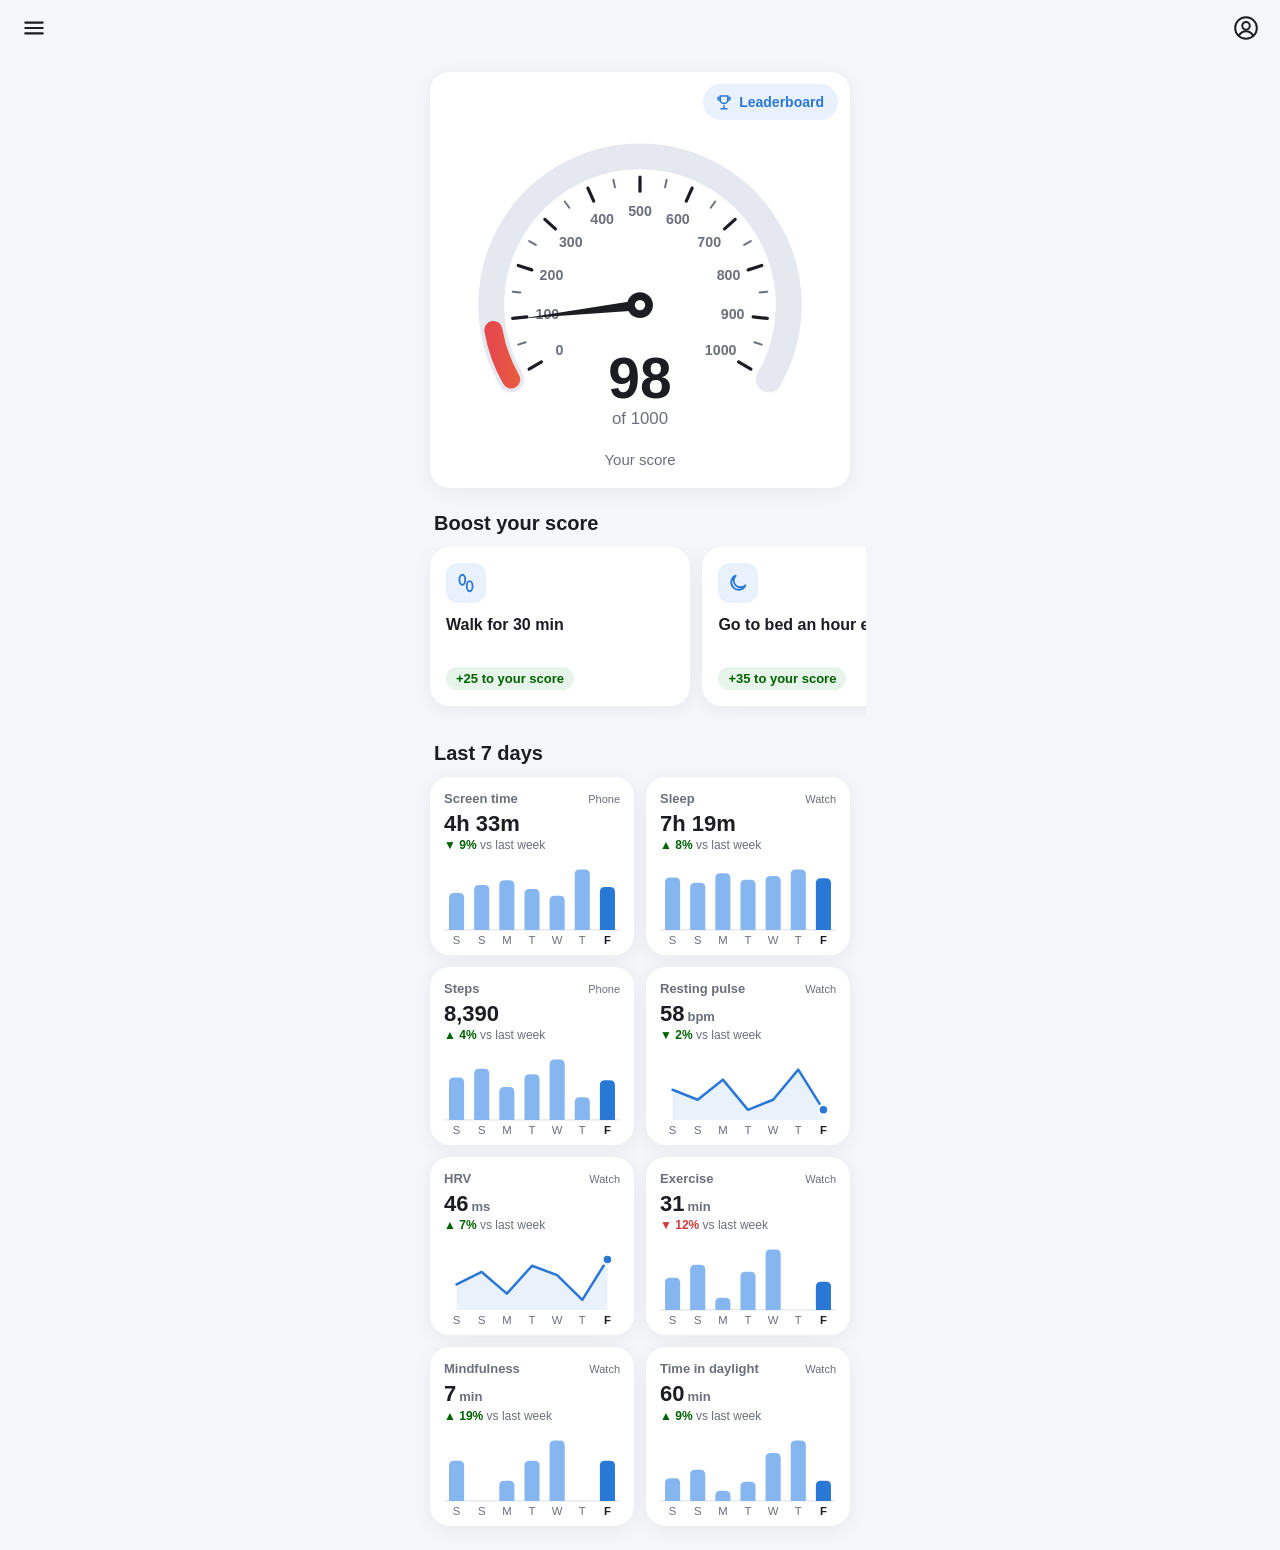
<file: index.html>
<!doctype html>
<html lang="en">
<head>
  <meta charset="utf-8">
  <meta name="viewport" content="width=device-width, initial-scale=1, viewport-fit=cover">
  <title>Score</title>

  <meta name="theme-color" content="#f5f6fa">
  <meta name="apple-mobile-web-app-capable" content="yes">
  <meta name="mobile-web-app-capable" content="yes">
  <meta name="apple-mobile-web-app-status-bar-style" content="default">
  <meta name="apple-mobile-web-app-title" content="Score">
  <link rel="apple-touch-icon" href="icons/apple-touch-icon.png">
  <link rel="icon" href="icons/icon.svg" type="image/svg+xml">
  <link rel="manifest" href="manifest.webmanifest">

  <link rel="stylesheet" href="css/styles.css">
  <script src="js/nav.js" defer></script>
  <script src="js/dial.js" defer></script>
  <script src="js/tips-data.js" defer></script>
  <script src="js/tips.js" defer></script>
  <script src="js/metrics-data.js" defer></script>
  <script src="js/metrics.js" defer></script>
  <script src="js/leaderboard-data.js" defer></script>
  <script src="js/leaderboard.js" defer></script>
</head>
<body>
  <header id="app-nav"></header>

  <main class="page">
    <section class="dial-card" aria-label="Your score">
      <div class="dial-card-head">
        <button id="leaderboard-open" class="pill-button" type="button" aria-haspopup="dialog">
          <svg viewBox="0 0 24 24" fill="none" stroke="currentColor" stroke-width="2"
               stroke-linecap="round" stroke-linejoin="round" aria-hidden="true">
            <path d="M8 21h8M12 17v4M7 4h10v5a5 5 0 0 1-10 0z"/>
            <path d="M7 6H4v1a3 3 0 0 0 3 3M17 6h3v1a3 3 0 0 1-3 3"/>
          </svg>
          Leaderboard
        </button>
      </div>
      <svg id="score-dial" class="dial" viewBox="0 0 300 250" role="img" aria-labelledby="score-dial-label"></svg>
      <p id="score-dial-label" class="dial-caption">Your score</p>
    </section>

    <section class="tips" aria-labelledby="tips-title">
      <h2 id="tips-title" class="section-title">Boost your score</h2>
      <div id="tips-row" class="tips-row"></div>
    </section>

    <section class="metrics" aria-labelledby="metrics-title">
      <h2 id="metrics-title" class="section-title">Last 7 days</h2>
      <div id="metrics-grid" class="metrics-grid"></div>
    </section>
  </main>

  <dialog id="leaderboard" class="sheet" aria-labelledby="leaderboard-title">
    <div class="sheet-body">
      <div class="sheet-head">
        <h2 id="leaderboard-title" class="section-title">Leaderboard</h2>
        <button id="leaderboard-close" class="nav-button" type="button" aria-label="Close">
          <svg viewBox="0 0 24 24" fill="none" stroke="currentColor" stroke-width="2" stroke-linecap="round" aria-hidden="true">
            <path d="M6 6l12 12M18 6L6 18"/>
          </svg>
        </button>
      </div>
      <ol id="leaderboard-list" class="leaderboard-list"></ol>
    </div>
  </dialog>
</body>
</html>
</file>
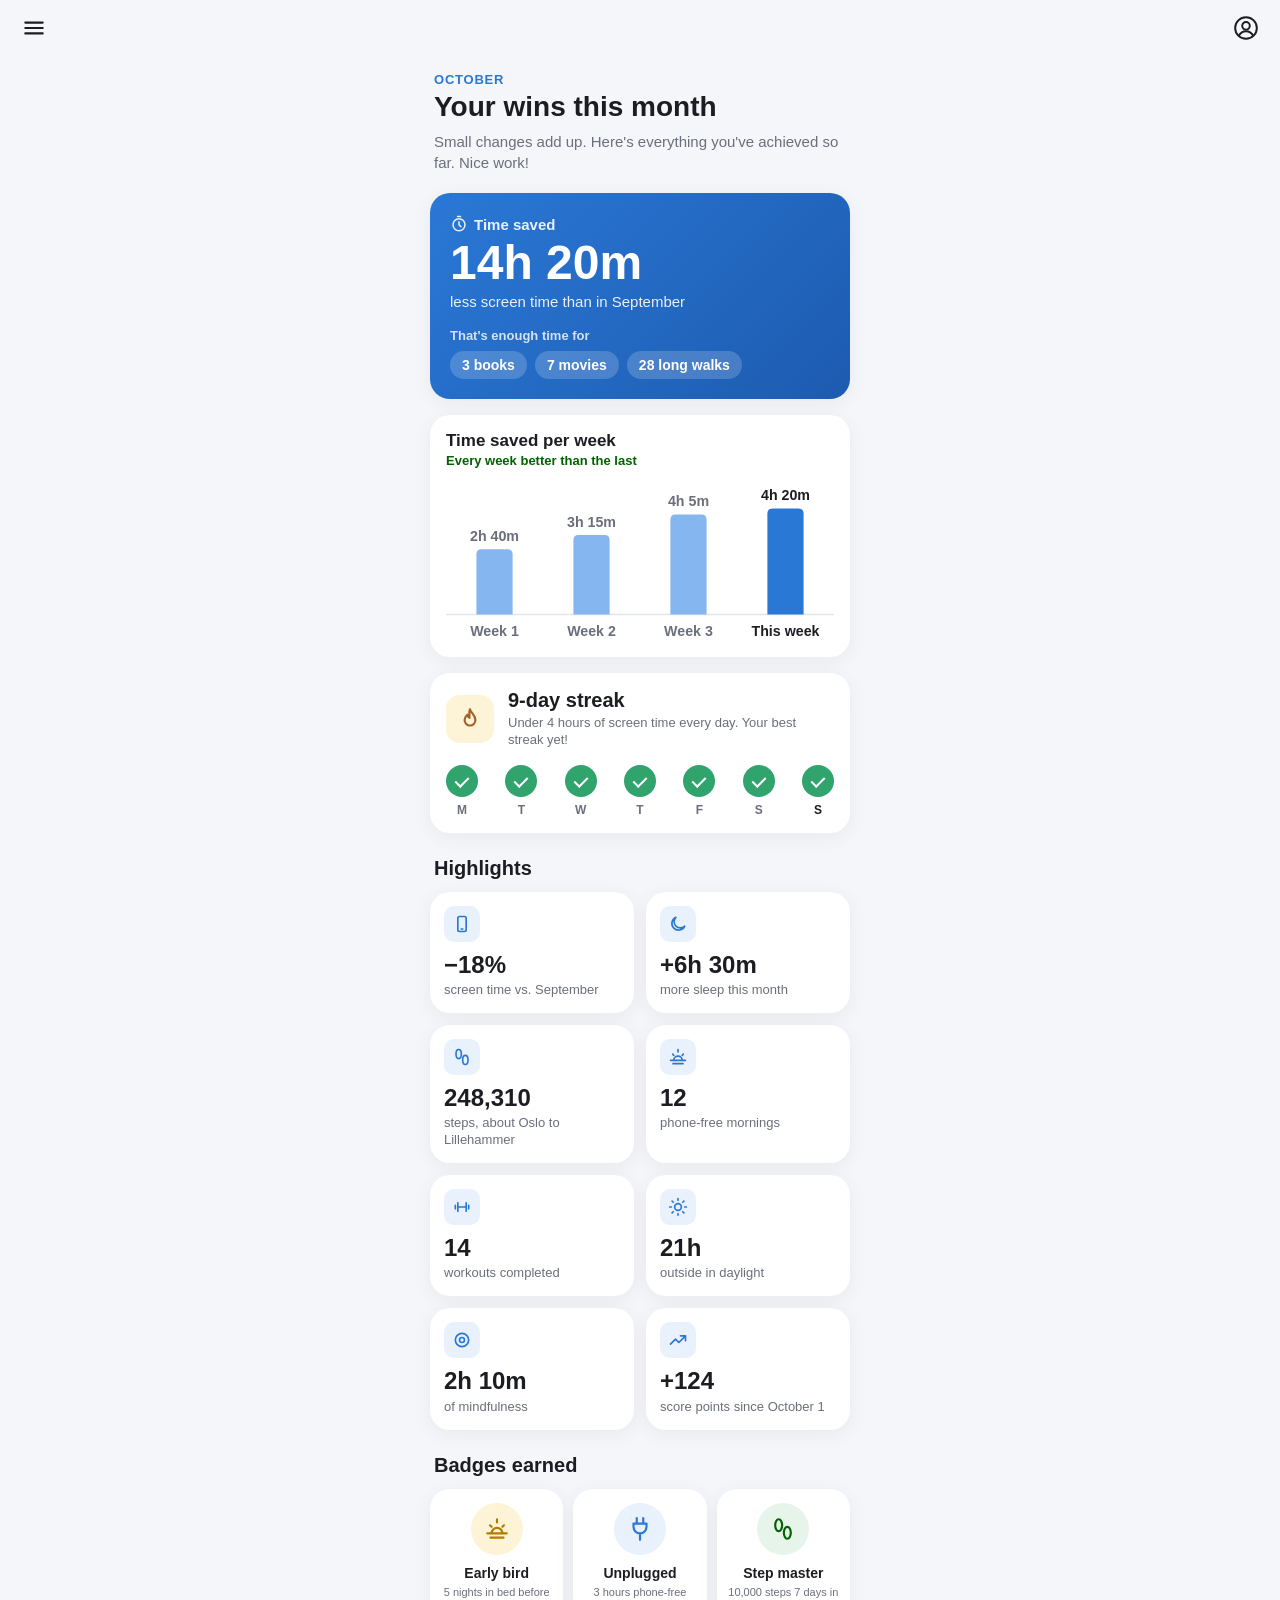
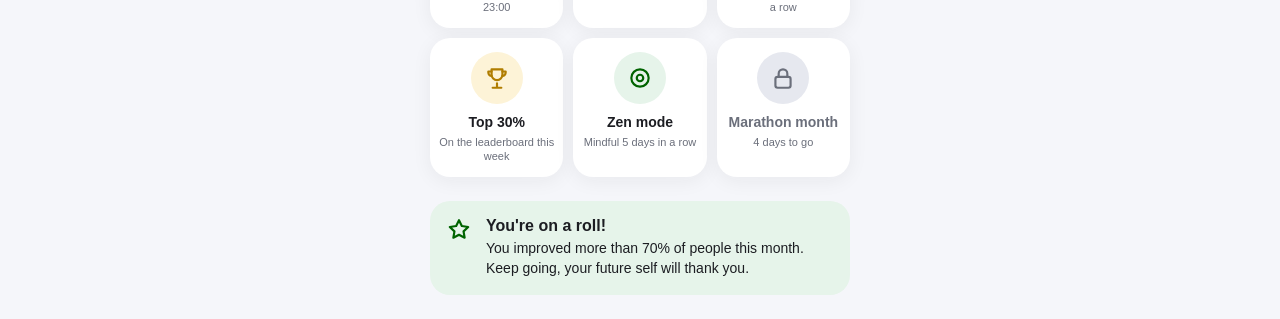
<file: wins.html>
<!doctype html>
<html lang="en">
<head>
  <meta charset="utf-8">
  <meta name="viewport" content="width=device-width, initial-scale=1, viewport-fit=cover">
  <title>Your wins · Score</title>

  <meta name="theme-color" content="#f5f6fa">
  <meta name="apple-mobile-web-app-capable" content="yes">
  <meta name="mobile-web-app-capable" content="yes">
  <meta name="apple-mobile-web-app-status-bar-style" content="default">
  <meta name="apple-mobile-web-app-title" content="Score">
  <link rel="apple-touch-icon" href="icons/apple-touch-icon.png">
  <link rel="icon" href="icons/icon.svg" type="image/svg+xml">
  <link rel="manifest" href="manifest.webmanifest">

  <link rel="stylesheet" href="css/styles.css">
  <script src="js/nav.js" defer></script>
</head>
<body>
  <header id="app-nav"></header>

  <!-- Prototype only: every number on this page is static, made-up data for screenshots. -->
  <main class="page wins">
    <section class="wins-intro">
      <p class="wins-eyebrow">October</p>
      <h1 class="wins-title">Your wins this month</h1>
      <p class="wins-lead">Small changes add up. Here's everything you've achieved so far. Nice work!</p>
    </section>

    <section class="wins-hero" aria-label="Time saved">
      <p class="wins-hero-label">
        <svg viewBox="0 0 24 24" fill="none" stroke="currentColor" stroke-width="2" stroke-linecap="round" stroke-linejoin="round" aria-hidden="true">
          <circle cx="12" cy="13" r="8"/><path d="M12 9v4l2.5 2.5M10 2h4"/>
        </svg>
        Time saved
      </p>
      <p class="wins-hero-value">14h 20m</p>
      <p class="wins-hero-sub">less screen time than in September</p>
      <p class="wins-hero-equiv-title">That's enough time for</p>
      <ul class="wins-hero-equiv">
        <li>3 books</li>
        <li>7 movies</li>
        <li>28 long walks</li>
      </ul>
    </section>

    <section class="wins-card" aria-labelledby="weekly-title">
      <h2 id="weekly-title" class="wins-card-title">Time saved per week</h2>
      <p class="wins-card-sub">Every week better than the last</p>
      <svg class="wins-chart" viewBox="0 0 300 124" role="img"
           aria-label="Time saved per week: week 1 2h 40m, week 2 3h 15m, week 3 4h 5m, this week 4h 20m">
        <line class="metric-baseline" x1="0" x2="300" y1="104" y2="104"/>
        <path class="metric-bar" d="M23.5 104V57.5Q23.5 53.5 27.5 53.5H47.5Q51.5 53.5 51.5 57.5V104Z"/>
        <path class="metric-bar" d="M98.5 104V46.5Q98.5 42.5 102.5 42.5H122.5Q126.5 42.5 126.5 46.5V104Z"/>
        <path class="metric-bar" d="M173.5 104V30.7Q173.5 26.7 177.5 26.7H197.5Q201.5 26.7 201.5 30.7V104Z"/>
        <path class="metric-bar metric-bar--today" d="M248.5 104V26Q248.5 22 252.5 22H272.5Q276.5 22 276.5 26V104Z"/>
        <text class="wins-chart-value" x="37.5" y="47">2h 40m</text>
        <text class="wins-chart-value" x="112.5" y="36">3h 15m</text>
        <text class="wins-chart-value" x="187.5" y="20.2">4h 5m</text>
        <text class="wins-chart-value wins-chart-value--current" x="262.5" y="15.5">4h 20m</text>
        <text class="wins-chart-label" x="37.5" y="121">Week 1</text>
        <text class="wins-chart-label" x="112.5" y="121">Week 2</text>
        <text class="wins-chart-label" x="187.5" y="121">Week 3</text>
        <text class="wins-chart-label wins-chart-label--current" x="262.5" y="121">This week</text>
      </svg>
    </section>

    <section class="wins-streak" aria-label="Streak">
      <div class="wins-streak-head">
        <span class="wins-streak-icon">
          <svg viewBox="0 0 24 24" fill="none" stroke="currentColor" stroke-width="2" stroke-linecap="round" stroke-linejoin="round" aria-hidden="true">
            <path d="M12 3c1 3.5 5 5.5 5 10a5 5 0 0 1-10 0c0-2.5 1.5-4 2.5-5 .3 1.7 1 2.7 2 3 0-3-.5-5.5.5-8z"/>
          </svg>
        </span>
        <div>
          <p class="wins-streak-value">9-day streak</p>
          <p class="wins-streak-sub">Under 4 hours of screen time every day. Your best streak yet!</p>
        </div>
      </div>
      <ol class="wins-streak-days" aria-label="Last 7 days, all goals met">
        <li><span class="wins-check"></span>M</li>
        <li><span class="wins-check"></span>T</li>
        <li><span class="wins-check"></span>W</li>
        <li><span class="wins-check"></span>T</li>
        <li><span class="wins-check"></span>F</li>
        <li><span class="wins-check"></span>S</li>
        <li class="is-today"><span class="wins-check"></span>S</li>
      </ol>
    </section>

    <section class="wins-section" aria-labelledby="highlights-title">
      <h2 id="highlights-title" class="section-title">Highlights</h2>
      <div class="wins-grid">
        <article class="win-stat">
          <span class="tip-icon"><svg viewBox="0 0 24 24" fill="none" stroke="currentColor" stroke-width="2" stroke-linecap="round" stroke-linejoin="round" aria-hidden="true"><rect x="7" y="3" width="10" height="18" rx="2"/><path d="M11 18h2"/></svg></span>
          <p class="win-stat-value">−18%</p>
          <p class="win-stat-text">screen time vs. September</p>
        </article>
        <article class="win-stat">
          <span class="tip-icon"><svg viewBox="0 0 24 24" fill="none" stroke="currentColor" stroke-width="2" stroke-linecap="round" stroke-linejoin="round" aria-hidden="true"><path d="M20 14.5A8 8 0 1 1 9.5 4a6.5 6.5 0 0 0 10.5 10.5z"/></svg></span>
          <p class="win-stat-value">+6h 30m</p>
          <p class="win-stat-text">more sleep this month</p>
        </article>
        <article class="win-stat">
          <span class="tip-icon"><svg viewBox="0 0 24 24" fill="none" stroke="currentColor" stroke-width="2" stroke-linecap="round" stroke-linejoin="round" aria-hidden="true"><ellipse cx="8" cy="8.5" rx="3.2" ry="5.5"/><ellipse cx="16" cy="15.5" rx="3.2" ry="5.5"/></svg></span>
          <p class="win-stat-value">248,310</p>
          <p class="win-stat-text">steps, about Oslo to Lillehammer</p>
        </article>
        <article class="win-stat">
          <span class="tip-icon"><svg viewBox="0 0 24 24" fill="none" stroke="currentColor" stroke-width="2" stroke-linecap="round" stroke-linejoin="round" aria-hidden="true"><path d="M12 3v3M5.6 8.6l1.4 1.4M18.4 8.6L17 10M3 16h18M7 16a5 5 0 0 1 10 0M6 20h12"/></svg></span>
          <p class="win-stat-value">12</p>
          <p class="win-stat-text">phone-free mornings</p>
        </article>
        <article class="win-stat">
          <span class="tip-icon"><svg viewBox="0 0 24 24" fill="none" stroke="currentColor" stroke-width="2" stroke-linecap="round" stroke-linejoin="round" aria-hidden="true"><path d="M7 7v10M17 7v10M4 10v4M20 10v4M7 12h10"/></svg></span>
          <p class="win-stat-value">14</p>
          <p class="win-stat-text">workouts completed</p>
        </article>
        <article class="win-stat">
          <span class="tip-icon"><svg viewBox="0 0 24 24" fill="none" stroke="currentColor" stroke-width="2" stroke-linecap="round" stroke-linejoin="round" aria-hidden="true"><circle cx="12" cy="12" r="4"/><path d="M12 2v2M12 20v2M2 12h2M20 12h2M4.9 4.9l1.4 1.4M17.7 17.7l1.4 1.4M4.9 19.1l1.4-1.4M17.7 6.3l1.4-1.4"/></svg></span>
          <p class="win-stat-value">21h</p>
          <p class="win-stat-text">outside in daylight</p>
        </article>
        <article class="win-stat">
          <span class="tip-icon"><svg viewBox="0 0 24 24" fill="none" stroke="currentColor" stroke-width="2" stroke-linecap="round" stroke-linejoin="round" aria-hidden="true"><circle cx="12" cy="12" r="3"/><circle cx="12" cy="12" r="8"/></svg></span>
          <p class="win-stat-value">2h 10m</p>
          <p class="win-stat-text">of mindfulness</p>
        </article>
        <article class="win-stat">
          <span class="tip-icon"><svg viewBox="0 0 24 24" fill="none" stroke="currentColor" stroke-width="2" stroke-linecap="round" stroke-linejoin="round" aria-hidden="true"><path d="M3 17l6-6 4 4 8-8M15 7h6v6"/></svg></span>
          <p class="win-stat-value">+124</p>
          <p class="win-stat-text">score points since October 1</p>
        </article>
      </div>
    </section>

    <section class="wins-section" aria-labelledby="badges-title">
      <h2 id="badges-title" class="section-title">Badges earned</h2>
      <div class="badges-grid">
        <article class="badge badge--gold">
          <span class="badge-icon"><svg viewBox="0 0 24 24" fill="none" stroke="currentColor" stroke-width="2" stroke-linecap="round" stroke-linejoin="round" aria-hidden="true"><path d="M12 3v3M5.6 8.6l1.4 1.4M18.4 8.6L17 10M3 16h18M7 16a5 5 0 0 1 10 0M6 20h12"/></svg></span>
          <p class="badge-name">Early bird</p>
          <p class="badge-text">5 nights in bed before 23:00</p>
        </article>
        <article class="badge badge--blue">
          <span class="badge-icon"><svg viewBox="0 0 24 24" fill="none" stroke="currentColor" stroke-width="2" stroke-linecap="round" stroke-linejoin="round" aria-hidden="true"><path d="M9 2v5M15 2v5M6 7h12v3a6 6 0 0 1-12 0zM12 16v6"/></svg></span>
          <p class="badge-name">Unplugged</p>
          <p class="badge-text">3 hours phone-free</p>
        </article>
        <article class="badge badge--green">
          <span class="badge-icon"><svg viewBox="0 0 24 24" fill="none" stroke="currentColor" stroke-width="2" stroke-linecap="round" stroke-linejoin="round" aria-hidden="true"><ellipse cx="8" cy="8.5" rx="3.2" ry="5.5"/><ellipse cx="16" cy="15.5" rx="3.2" ry="5.5"/></svg></span>
          <p class="badge-name">Step master</p>
          <p class="badge-text">10,000 steps 7 days in a row</p>
        </article>
        <article class="badge badge--gold">
          <span class="badge-icon"><svg viewBox="0 0 24 24" fill="none" stroke="currentColor" stroke-width="2" stroke-linecap="round" stroke-linejoin="round" aria-hidden="true"><path d="M8 21h8M12 17v4M7 4h10v5a5 5 0 0 1-10 0z"/><path d="M7 6H4v1a3 3 0 0 0 3 3M17 6h3v1a3 3 0 0 1-3 3"/></svg></span>
          <p class="badge-name">Top 30%</p>
          <p class="badge-text">On the leaderboard this week</p>
        </article>
        <article class="badge badge--green">
          <span class="badge-icon"><svg viewBox="0 0 24 24" fill="none" stroke="currentColor" stroke-width="2" stroke-linecap="round" stroke-linejoin="round" aria-hidden="true"><circle cx="12" cy="12" r="3"/><circle cx="12" cy="12" r="8"/></svg></span>
          <p class="badge-name">Zen mode</p>
          <p class="badge-text">Mindful 5 days in a row</p>
        </article>
        <article class="badge badge--locked">
          <span class="badge-icon"><svg viewBox="0 0 24 24" fill="none" stroke="currentColor" stroke-width="2" stroke-linecap="round" stroke-linejoin="round" aria-hidden="true"><rect x="5" y="11" width="14" height="10" rx="2"/><path d="M8 11V8a4 4 0 0 1 8 0v3"/></svg></span>
          <p class="badge-name">Marathon month</p>
          <p class="badge-text">4 days to go</p>
        </article>
      </div>
    </section>

    <section class="wins-note" aria-label="Keep going">
      <svg viewBox="0 0 24 24" fill="none" stroke="currentColor" stroke-width="2" stroke-linecap="round" stroke-linejoin="round" aria-hidden="true">
        <path d="M12 3l2.6 5.3 5.9.9-4.3 4.1 1 5.8L12 16.4 6.8 19.1l1-5.8-4.3-4.1 5.9-.9z"/>
      </svg>
      <div>
        <p class="wins-note-title">You're on a roll!</p>
        <p class="wins-note-text">You improved more than 70% of people this month. Keep going, your future self will thank you.</p>
      </div>
    </section>
  </main>
</body>
</html>
</file>
<file: css/styles.css>
:root {
  --bg: #f5f6fa;
  --surface: #ffffff;
  --text: #1c1d22;
  --text-muted: #6b6f7b;
  --border: #e3e5ec;
  --track: #e6e8ef;
  --score-low: #e5484d;
  --score-mid: #f5b400;
  --score-high: #30a46c;
  /* Shared by needle and band; duration must match ANIMATION_MS in dial.js */
  --dial-transition: 1.6s cubic-bezier(0.33, 1, 0.68, 1);
  --chart-accent: #2a78d6;
  --chart-muted: #86b6ef;
  --chart-baseline: #e3e5ec;
  --delta-good: #006300;
  --delta-bad: #d03b3b;
  --accent-wash: #e8f1fc;
  --gain-wash: #e6f4ea;
  --medal-gold: #b07d00;
  --medal-silver: #7d828f;
  --medal-bronze: #a5612b;
  --backdrop: rgba(28, 29, 34, 0.4);
  --gold-wash: #fdf3d7;
  --hero-end: #1d5bb0;
  --on-accent: #ffffff;
  --on-accent-wash: rgba(255, 255, 255, 0.18);
  --nav-height: 56px;
  --radius: 20px;
  --shadow: 0 4px 20px rgba(28, 29, 34, 0.06);
}

* {
  box-sizing: border-box;
}

html,
body {
  margin: 0;
  min-height: 100%;
}

body {
  background: var(--bg);
  color: var(--text);
  font-family: -apple-system, BlinkMacSystemFont, "SF Pro Text", "Segoe UI", Roboto, sans-serif;
  -webkit-font-smoothing: antialiased;
  /* App-like feel on iOS: no tap flash, no text selection, no callout on long-press */
  -webkit-tap-highlight-color: transparent;
  -webkit-user-select: none;
  user-select: none;
  -webkit-touch-callout: none;
}

/* ---------- Navbar (global) ---------- */

#app-nav {
  position: sticky;
  top: 0;
  z-index: 10;
  /* Clear the notch / Dynamic Island when launched from the home screen */
  padding-top: env(safe-area-inset-top);
  background: var(--bg);
}

.navbar {
  display: flex;
  align-items: center;
  justify-content: space-between;
  height: var(--nav-height);
  padding: 0 max(12px, env(safe-area-inset-left)) 0 max(12px, env(safe-area-inset-right));
}

.nav-button {
  display: grid;
  place-items: center;
  width: 44px;
  height: 44px;
  padding: 0;
  border: none;
  border-radius: 50%;
  background: transparent;
  color: var(--text);
  cursor: pointer;
  touch-action: manipulation;
}

.nav-button:active {
  background: var(--border);
}

.nav-button svg {
  width: 26px;
  height: 26px;
}

/* ---------- Page ---------- */

.page {
  padding: 16px 16px calc(24px + env(safe-area-inset-bottom));
}

/* ---------- Score dial ---------- */

.dial-card {
  max-width: 420px;
  margin: 0 auto;
  padding: 24px 16px 20px;
  background: var(--surface);
  border-radius: var(--radius);
  box-shadow: var(--shadow);
  text-align: center;
}

.dial-card-head {
  display: flex;
  justify-content: flex-end;
  margin: -12px -4px 4px;
}

.pill-button {
  display: inline-flex;
  align-items: center;
  gap: 6px;
  min-height: 36px;
  padding: 0 14px 0 12px;
  border: none;
  border-radius: 999px;
  background: var(--accent-wash);
  color: var(--chart-accent);
  font: inherit;
  font-size: 14px;
  font-weight: 600;
  cursor: pointer;
  touch-action: manipulation;
}

.pill-button:active {
  filter: brightness(0.95);
}

.pill-button svg {
  width: 18px;
  height: 18px;
}

.dial {
  display: block;
  width: 100%;
  height: auto;
}

.dial-track {
  fill: none;
  stroke: var(--track);
  stroke-linecap: round;
}

.dial-band {
  fill: none;
  stroke: url(#dial-gradient);
  stroke-linecap: round;
  transition: stroke-dashoffset var(--dial-transition);
}

.dial-tick {
  stroke: var(--text-muted);
  stroke-linecap: round;
}

.dial-tick--major {
  stroke: var(--text);
}

.dial-label {
  fill: var(--text-muted);
  font-size: 11px;
  font-weight: 600;
  text-anchor: middle;
  dominant-baseline: middle;
}

.dial-needle {
  fill: var(--text);
  transform-box: view-box;
  transition: transform var(--dial-transition);
}

.dial-hub {
  fill: var(--text);
}

.dial-hub-inner {
  fill: var(--surface);
}

.dial-value {
  fill: var(--text);
  font-size: 44px;
  font-weight: 700;
  text-anchor: middle;
  font-variant-numeric: tabular-nums;
}

.dial-max {
  fill: var(--text-muted);
  font-size: 13px;
  font-weight: 500;
  text-anchor: middle;
}

.dial-caption {
  margin: 4px 0 0;
  color: var(--text-muted);
  font-size: 15px;
  font-weight: 500;
}

/* ---------- Score tips ---------- */

.tips {
  max-width: 420px;
  margin: 24px auto 0;
}

/* Bleeds to the screen edges (cancels .page padding) so cards swipe edge to edge */
.tips-row {
  display: flex;
  gap: 12px;
  margin: 0 -16px;
  padding: 0 16px 12px;
  overflow-x: auto;
  scroll-snap-type: x mandatory;
  scroll-padding: 0 16px;
  scrollbar-width: none;
  -webkit-overflow-scrolling: touch;
}

.tips-row::-webkit-scrollbar {
  display: none;
}

.tip-card {
  display: flex;
  flex: 0 0 62%;
  flex-direction: column;
  padding: 16px;
  background: var(--surface);
  border-radius: var(--radius);
  box-shadow: var(--shadow);
  scroll-snap-align: start;
}

.tip-icon {
  display: grid;
  place-items: center;
  width: 40px;
  height: 40px;
  border-radius: 12px;
  background: var(--accent-wash);
  color: var(--chart-accent);
}

.tip-icon svg {
  width: 22px;
  height: 22px;
}

.tip-action {
  flex: 1;
  margin: 12px 0 10px;
  font-size: 16px;
  font-weight: 600;
  line-height: 1.3;
}

.tip-gain {
  align-self: flex-start;
  margin: 0;
  padding: 4px 10px;
  border-radius: 999px;
  background: var(--gain-wash);
  color: var(--delta-good);
  font-size: 13px;
  font-weight: 700;
}

/* ---------- Metric cards ---------- */

.metrics {
  max-width: 420px;
  margin: 24px auto 0;
}

.section-title {
  margin: 0 4px 12px;
  font-size: 20px;
  font-weight: 700;
}

.metrics-grid {
  display: grid;
  grid-template-columns: repeat(2, minmax(0, 1fr));
  gap: 12px;
}

.metric-card {
  position: relative;
  display: flex;
  flex-direction: column;
  padding: 14px 14px 10px;
  background: var(--surface);
  border-radius: var(--radius);
  box-shadow: var(--shadow);
}

.metric-head {
  display: flex;
  align-items: baseline;
  justify-content: space-between;
  gap: 6px;
}

.metric-label {
  margin: 0;
  overflow: hidden;
  color: var(--text-muted);
  font-size: 13px;
  font-weight: 600;
  white-space: nowrap;
  text-overflow: ellipsis;
}

.metric-source {
  flex-shrink: 0;
  color: var(--text-muted);
  font-size: 11px;
}

.metric-value {
  margin: 6px 0 0;
  font-size: 22px;
  font-weight: 700;
  line-height: 1.1;
}

.metric-unit {
  margin-left: 3px;
  color: var(--text-muted);
  font-size: 13px;
  font-weight: 600;
}

.metric-sub {
  margin: 2px 0 10px;
  color: var(--text-muted);
  font-size: 12px;
}

.metric-delta {
  font-weight: 600;
}

.metric-delta--good {
  color: var(--delta-good);
}

.metric-delta--bad {
  color: var(--delta-bad);
}

.metric-chart {
  display: block;
  width: 100%;
  height: auto;
  margin-top: auto;
  overflow: visible;
}

.metric-baseline {
  stroke: var(--chart-baseline);
  stroke-width: 1;
}

.metric-bar {
  fill: var(--chart-muted);
}

.metric-bar--today,
.metric-bar.is-active {
  fill: var(--chart-accent);
}

.metric-line {
  fill: none;
  stroke: var(--chart-accent);
  stroke-width: 2;
  stroke-linejoin: round;
  stroke-linecap: round;
}

.metric-area {
  fill: var(--chart-accent);
  opacity: 0.1;
}

.metric-dot {
  fill: var(--chart-accent);
  stroke: var(--surface);
  stroke-width: 2;
}

.metric-dot--hover {
  visibility: hidden;
}

.metric-dot--hover.is-visible {
  visibility: visible;
}

.metric-day {
  fill: var(--text-muted);
  font-size: 9px;
  font-weight: 500;
  text-anchor: middle;
}

.metric-day--today {
  fill: var(--text);
  font-weight: 700;
}

.metric-hit {
  fill: transparent;
  cursor: pointer;
}

.metric-tooltip {
  position: absolute;
  z-index: 1;
  padding: 4px 8px;
  border-radius: 8px;
  background: var(--text);
  color: var(--surface);
  font-size: 12px;
  font-weight: 600;
  white-space: nowrap;
  pointer-events: none;
  transform: translateX(-50%);
}

/* ---------- Bottom sheet ---------- */

html:has(dialog[open]) {
  overflow: hidden;
}

.sheet {
  width: 100%;
  max-width: 420px;
  max-height: 85dvh;
  margin: auto auto 0;
  padding: 0;
  border: none;
  border-radius: var(--radius) var(--radius) 0 0;
  background: var(--surface);
  color: var(--text);
}

.sheet[open] {
  display: flex;
  animation: sheet-up 0.3s cubic-bezier(0.33, 1, 0.68, 1);
}

.sheet::backdrop {
  background: var(--backdrop);
}

@keyframes sheet-up {
  from {
    transform: translateY(100%);
  }
}

@media (prefers-reduced-motion: reduce) {
  .sheet[open] {
    animation: none;
  }
}

.sheet-body {
  display: flex;
  flex: 1;
  flex-direction: column;
  min-height: 0;
  padding: 8px 12px calc(12px + env(safe-area-inset-bottom));
}

.sheet-head {
  display: flex;
  align-items: center;
  justify-content: space-between;
  padding-left: 8px;
}

.sheet-head .section-title {
  margin: 0;
}

/* ---------- Leaderboard ---------- */

.leaderboard-list {
  margin: 4px 0 0;
  padding: 0;
  overflow-y: auto;
  list-style: none;
}

.leaderboard-row {
  display: flex;
  align-items: center;
  gap: 12px;
  padding: 10px 8px;
  border-radius: 14px;
}

.leaderboard-row.is-user {
  background: var(--accent-wash);
}

.leaderboard-rank {
  flex-shrink: 0;
  width: 24px;
  color: var(--text-muted);
  font-size: 15px;
  font-weight: 700;
  text-align: center;
  font-variant-numeric: tabular-nums;
}

.leaderboard-rank[data-rank="1"] {
  color: var(--medal-gold);
}

.leaderboard-rank[data-rank="2"] {
  color: var(--medal-silver);
}

.leaderboard-rank[data-rank="3"] {
  color: var(--medal-bronze);
}

.leaderboard-avatar {
  display: grid;
  flex-shrink: 0;
  place-items: center;
  width: 36px;
  height: 36px;
  border-radius: 50%;
  background: var(--track);
  color: var(--text-muted);
  font-size: 13px;
  font-weight: 700;
  text-transform: uppercase;
}

.is-user .leaderboard-avatar {
  background: var(--chart-accent);
  color: var(--surface);
}

.leaderboard-name {
  flex: 1;
  overflow: hidden;
  font-size: 16px;
  font-weight: 600;
  white-space: nowrap;
  text-overflow: ellipsis;
}

.leaderboard-score {
  font-size: 16px;
  font-weight: 700;
  font-variant-numeric: tabular-nums;
}

/* ---------- Menu drawer ---------- */

.drawer {
  width: min(82vw, 320px);
  max-width: none;
  height: 100dvh;
  max-height: none;
  margin: 0 auto 0 0;
  padding: 0;
  border: none;
  border-radius: 0 var(--radius) var(--radius) 0;
  background: var(--surface);
  color: var(--text);
}

.drawer[open] {
  display: flex;
  animation: drawer-in 0.3s cubic-bezier(0.33, 1, 0.68, 1);
}

.drawer::backdrop {
  background: var(--backdrop);
}

@keyframes drawer-in {
  from {
    transform: translateX(-100%);
  }
}

@media (prefers-reduced-motion: reduce) {
  .drawer[open] {
    animation: none;
  }
}

.drawer-body {
  display: flex;
  flex: 1;
  flex-direction: column;
  padding: calc(20px + env(safe-area-inset-top)) 12px calc(16px + env(safe-area-inset-bottom));
}

.drawer-profile {
  display: flex;
  align-items: center;
  gap: 12px;
  padding: 0 8px 20px;
  border-bottom: 1px solid var(--border);
}

.drawer-avatar {
  display: grid;
  place-items: center;
  width: 48px;
  height: 48px;
  border-radius: 50%;
  background: var(--chart-accent);
  color: var(--on-accent);
  font-size: 18px;
  font-weight: 700;
}

.drawer-greeting {
  margin: 0;
  font-size: 18px;
  font-weight: 700;
}

.drawer-sub {
  margin: 2px 0 0;
  color: var(--text-muted);
  font-size: 13px;
}

.drawer-list {
  margin: 12px 0 0;
  padding: 0;
  list-style: none;
}

.drawer-item {
  display: flex;
  align-items: center;
  gap: 14px;
  width: 100%;
  padding: 12px;
  border: none;
  border-radius: 14px;
  background: transparent;
  color: var(--text);
  font: inherit;
  font-size: 16px;
  font-weight: 600;
  text-align: left;
  text-decoration: none;
  cursor: pointer;
}

.drawer-item:active {
  background: var(--bg);
}

.drawer-item.is-current {
  background: var(--accent-wash);
  color: var(--chart-accent);
}

.drawer-item svg {
  flex-shrink: 0;
  width: 22px;
  height: 22px;
}

.drawer-label {
  flex: 1;
}

.drawer-badge {
  padding: 2px 8px;
  border-radius: 999px;
  background: var(--gain-wash);
  color: var(--delta-good);
  font-size: 12px;
  font-weight: 700;
}

.drawer-footer {
  margin: auto 0 0;
  padding: 0 12px;
  color: var(--text-muted);
  font-size: 12px;
}

/* ---------- Your wins page ---------- */

.wins > * {
  max-width: 420px;
  margin-right: auto;
  margin-left: auto;
}

.wins > * + * {
  margin-top: 16px;
}

.wins-intro {
  padding: 0 4px 4px;
}

.wins-eyebrow {
  margin: 0;
  color: var(--chart-accent);
  font-size: 13px;
  font-weight: 700;
  letter-spacing: 0.06em;
  text-transform: uppercase;
}

.wins-title {
  margin: 4px 0 0;
  font-size: 28px;
  font-weight: 800;
  line-height: 1.15;
}

.wins-lead {
  margin: 8px 0 0;
  color: var(--text-muted);
  font-size: 15px;
  line-height: 1.4;
}

.wins-hero {
  padding: 22px 20px 20px;
  border-radius: var(--radius);
  background: linear-gradient(135deg, var(--chart-accent), var(--hero-end));
  box-shadow: var(--shadow);
  color: var(--on-accent);
}

.wins-hero p {
  margin: 0;
}

.wins-hero-label {
  display: flex;
  align-items: center;
  gap: 6px;
  font-size: 15px;
  font-weight: 600;
  opacity: 0.9;
}

.wins-hero-label svg {
  width: 18px;
  height: 18px;
}

.wins-hero .wins-hero-value {
  margin-top: 6px;
  font-size: 48px;
  font-weight: 800;
  line-height: 1;
  font-variant-numeric: tabular-nums;
}

.wins-hero .wins-hero-sub {
  margin-top: 6px;
  font-size: 15px;
  opacity: 0.9;
}

.wins-hero .wins-hero-equiv-title {
  margin-top: 18px;
  font-size: 13px;
  font-weight: 600;
  opacity: 0.8;
}

.wins-hero-equiv {
  display: flex;
  flex-wrap: wrap;
  gap: 8px;
  margin: 8px 0 0;
  padding: 0;
  list-style: none;
}

.wins-hero-equiv li {
  padding: 6px 12px;
  border-radius: 999px;
  background: var(--on-accent-wash);
  font-size: 14px;
  font-weight: 700;
}

.wins-card,
.wins-streak,
.wins-note {
  padding: 16px;
  border-radius: var(--radius);
  background: var(--surface);
  box-shadow: var(--shadow);
}

.wins-card-title {
  margin: 0;
  font-size: 17px;
  font-weight: 700;
}

.wins-card-sub {
  margin: 2px 0 12px;
  color: var(--delta-good);
  font-size: 13px;
  font-weight: 600;
}

.wins-chart {
  display: block;
  width: 100%;
  height: auto;
  overflow: visible;
}

.wins-chart-value,
.wins-chart-label {
  fill: var(--text-muted);
  font-size: 11px;
  font-weight: 600;
  text-anchor: middle;
  font-variant-numeric: tabular-nums;
}

.wins-chart-value--current,
.wins-chart-label--current {
  fill: var(--text);
  font-weight: 700;
}

.wins-streak-head {
  display: flex;
  align-items: center;
  gap: 14px;
}

.wins-streak-icon {
  display: grid;
  flex-shrink: 0;
  place-items: center;
  width: 48px;
  height: 48px;
  border-radius: 14px;
  background: var(--gold-wash);
  color: var(--medal-bronze);
}

.wins-streak-icon svg {
  width: 26px;
  height: 26px;
}

.wins-streak-value {
  margin: 0;
  font-size: 20px;
  font-weight: 800;
}

.wins-streak-sub {
  margin: 2px 0 0;
  color: var(--text-muted);
  font-size: 13px;
  line-height: 1.35;
}

.wins-streak-days {
  display: flex;
  justify-content: space-between;
  margin: 16px 0 0;
  padding: 0;
  list-style: none;
}

.wins-streak-days li {
  display: flex;
  flex-direction: column;
  align-items: center;
  gap: 6px;
  color: var(--text-muted);
  font-size: 12px;
  font-weight: 600;
}

.wins-streak-days li.is-today {
  color: var(--text);
  font-weight: 800;
}

/* Filled circle with a checkmark drawn as a rotated border corner */
.wins-check {
  position: relative;
  width: 32px;
  height: 32px;
  border-radius: 50%;
  background: var(--score-high);
}

.wins-check::after {
  content: "";
  position: absolute;
  top: 9px;
  left: 12px;
  width: 6px;
  height: 11px;
  border: solid var(--on-accent);
  border-width: 0 2.5px 2.5px 0;
  transform: rotate(45deg);
}

.wins-section {
  margin-top: 24px;
}

.wins-grid {
  display: grid;
  grid-template-columns: repeat(2, minmax(0, 1fr));
  gap: 12px;
}

.win-stat {
  padding: 14px;
  border-radius: var(--radius);
  background: var(--surface);
  box-shadow: var(--shadow);
}

.win-stat .tip-icon {
  width: 36px;
  height: 36px;
  border-radius: 10px;
}

.win-stat .tip-icon svg {
  width: 20px;
  height: 20px;
}

.win-stat-value {
  margin: 10px 0 0;
  font-size: 24px;
  font-weight: 800;
  line-height: 1.1;
  font-variant-numeric: tabular-nums;
}

.win-stat-text {
  margin: 4px 0 0;
  color: var(--text-muted);
  font-size: 13px;
  line-height: 1.3;
}

.badges-grid {
  display: grid;
  grid-template-columns: repeat(3, minmax(0, 1fr));
  gap: 10px;
}

.badge {
  display: flex;
  flex-direction: column;
  align-items: center;
  padding: 14px 8px;
  border-radius: var(--radius);
  background: var(--surface);
  box-shadow: var(--shadow);
  text-align: center;
}

.badge-icon {
  display: grid;
  place-items: center;
  width: 52px;
  height: 52px;
  border-radius: 50%;
}

.badge-icon svg {
  width: 26px;
  height: 26px;
}

.badge--gold .badge-icon {
  background: var(--gold-wash);
  color: var(--medal-gold);
}

.badge--blue .badge-icon {
  background: var(--accent-wash);
  color: var(--chart-accent);
}

.badge--green .badge-icon {
  background: var(--gain-wash);
  color: var(--delta-good);
}

.badge--locked .badge-icon {
  background: var(--track);
  color: var(--text-muted);
}

.badge--locked .badge-name {
  color: var(--text-muted);
}

.badge-name {
  margin: 10px 0 0;
  font-size: 14px;
  font-weight: 700;
  line-height: 1.2;
}

.badge-text {
  margin: 4px 0 0;
  color: var(--text-muted);
  font-size: 11px;
  line-height: 1.3;
}

.wins-note {
  display: flex;
  gap: 14px;
  margin-top: 24px;
  background: var(--gain-wash);
  box-shadow: none;
}

.wins-note svg {
  flex-shrink: 0;
  width: 26px;
  height: 26px;
  color: var(--delta-good);
}

.wins-note-title {
  margin: 0;
  font-size: 16px;
  font-weight: 700;
}

.wins-note-text {
  margin: 4px 0 0;
  color: var(--text);
  font-size: 14px;
  line-height: 1.4;
}
</file>
